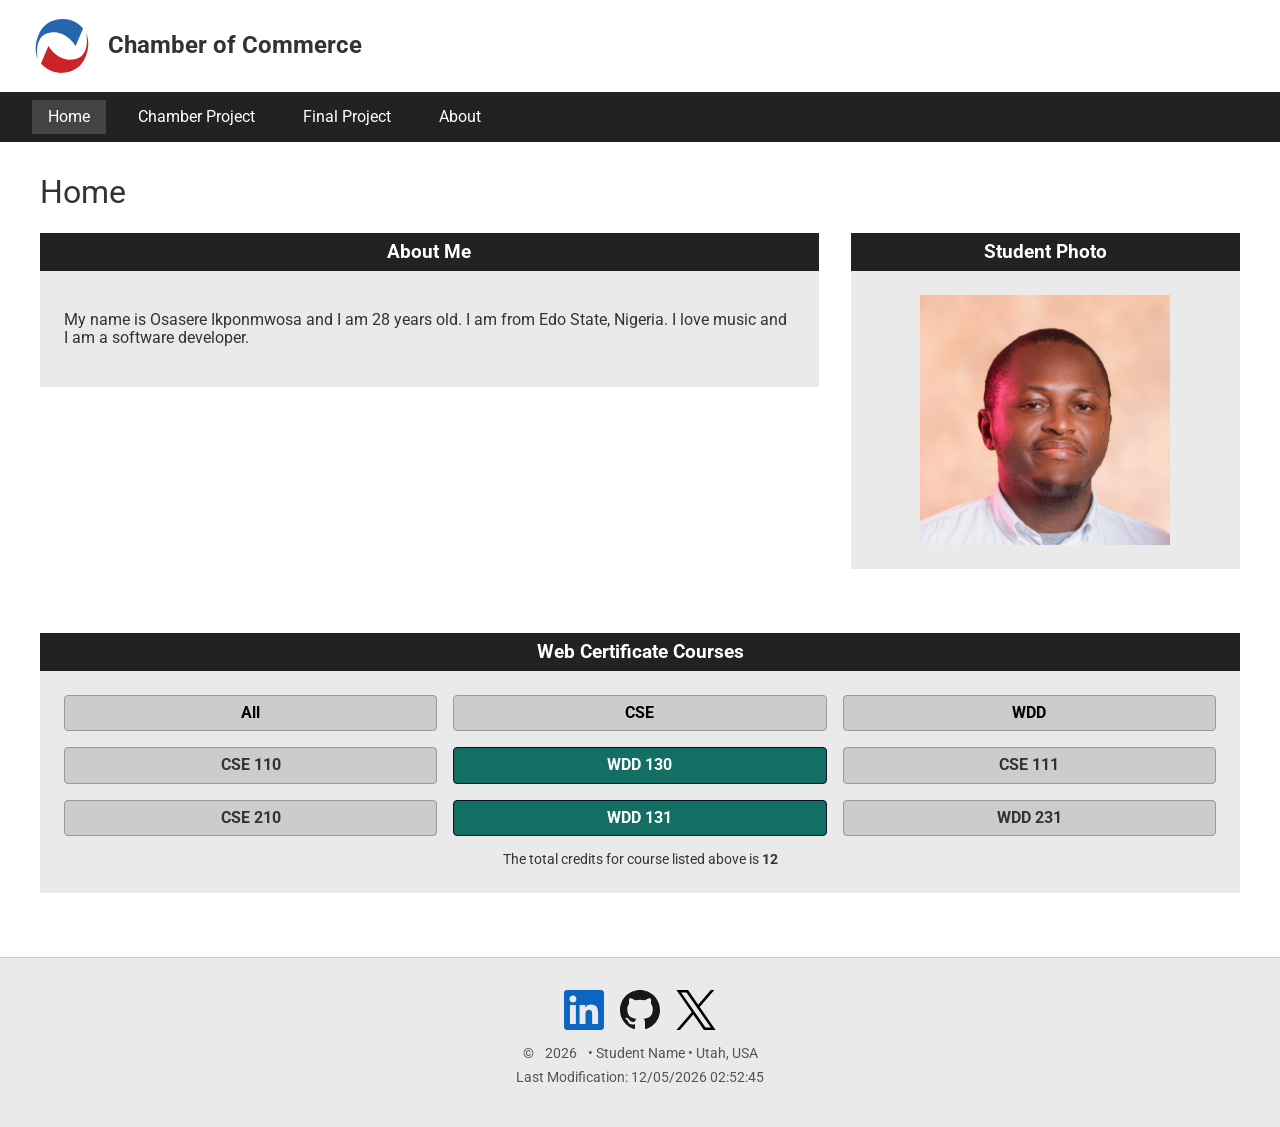
<file: index.html>
<!DOCTYPE html>
<html lang="en-US">
<head>
    <meta charset="UTF-8">
    <meta name="viewport" content="width=device-width, initial-scale=1.0">
    <meta name="title" content="Chamber Project">
    <meta name="description" content="Welcome to Osasere Ikponmwosa's WDD 231 Chamber of Commerce project. Explore web development certificates, student profiles, and frontend fundamentals.">
    <meta name="author" content="Osasere Ikponmwosa">
    <link rel="stylesheet" href="styles/normalize.css">
    <link rel="stylesheet" href="styles/styles.css">
    <link rel="preconnect" href="https://fonts.googleapis.com">
    <link rel="preconnect" href="https://fonts.gstatic.com" crossorigin>
    <link href="https://fonts.googleapis.com/css2?family=Roboto:wght@400;700&display=swap" rel="stylesheet">
    <script src="scripts/courses.js" defer></script>
    <script src="scripts/scripts.js" defer></script>
    <title>Chamber Project</title>
</head>
<body>
    <header>
        <div class="header-top">
            <div class="logo-title">
                <img src="images/chamber-of-commerce-1.svg" alt="Chamber of commerce logo" class="logo" width="60" height="60">
                <span class="site-name">Chamber of Commerce</span>
            </div>
            <button id="menu-btn" class="menu-btn">&#9776;</button>
        </div>
        <nav>
            <a href="#" class="active">Home</a>
            <a href="#">Chamber Project</a>
            <a href="#">Final Project</a>
            <a href="#">About</a>
        </nav>
    </header>
    <main>
        <h1>Home</h1>
        <div class="main-grid">
            <section class="about-me">
                <h2>About Me</h2>
                <div class="section-content">
                    <p>My name is Osasere Ikponmwosa and I am 28 years old. I am from Edo State, Nigeria. I love music and I am a software developer.</p>
                </div>
            </section>
            <section class="student-profile">
                <h2>Student Photo</h2>
                <div class="section-content">
                    <div class="photo-placeholder">
                        <img src="images/studentimage.jpeg" alt="Osasere Image" width="250" height="250">
                    </div>
                </div>
            </section>
        </div>
        <section class="web-certificate">
            <h2>Web Certificate Courses</h2>
            <div class="section-content">
                <div class="filter-buttons">
                    <button id="btn-all">All</button>
                    <button id="btn-cse">CSE</button>
                    <button id="btn-wdd">WDD</button>
                </div>
                <div id="course-list" class="course-list">
                </div>
                <p id="credits-info" class="credits-info"></p>
            </div>
        </section>
    </main>
    <footer>
        <div class="social-icons">
            <img src="images/linkedin.svg" alt="linkedin" width="40" height="40">
            <img src="images/github.svg" alt="github" width="40" height="40">
            <img src="images/twitter.svg" alt="x formerly twitter" width="40" height="40">
        </div>
        <div class="footer-info">
            &copy; <span id="currentyear"></span> &bull; Student Name &bull; Utah, USA
        </div>
        <div class="last-modified">
            Last Modification: <span id="lastModified"></span>
        </div>
    </footer>
</body>
</html>
</file>
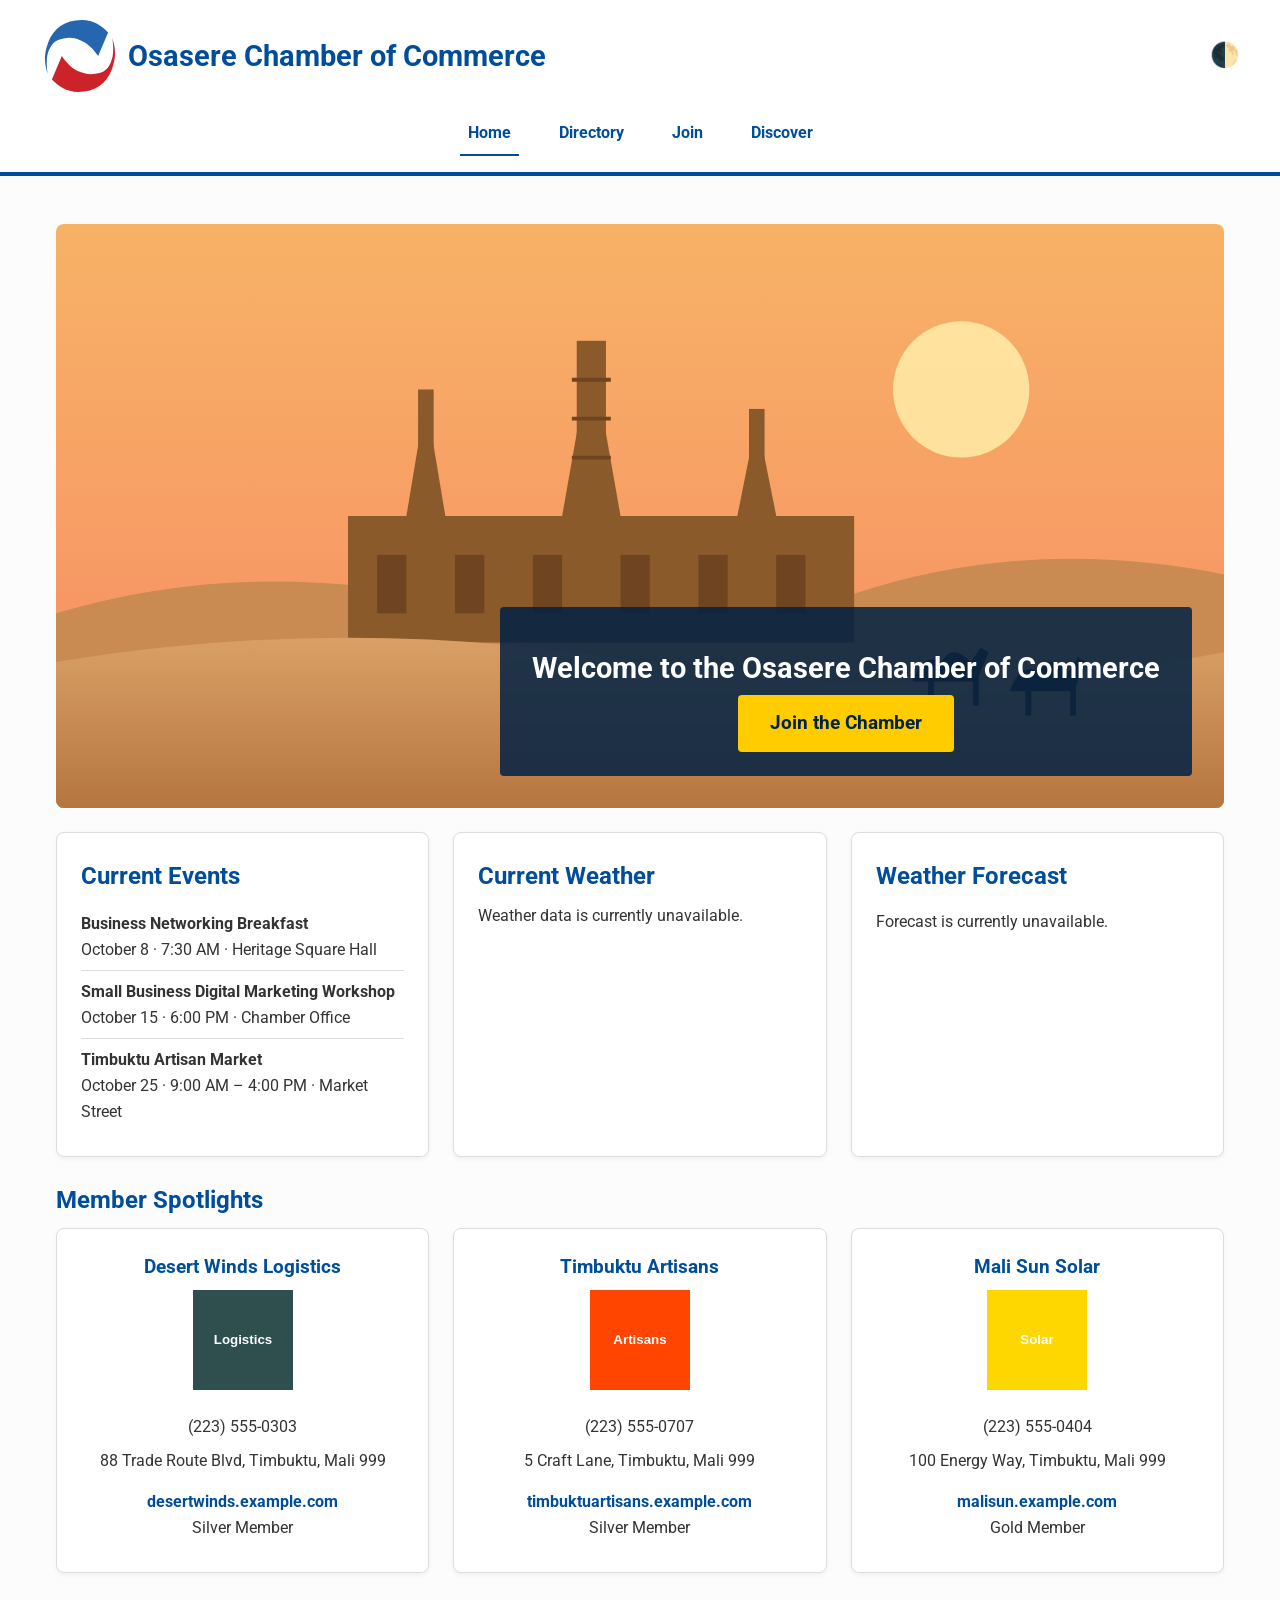
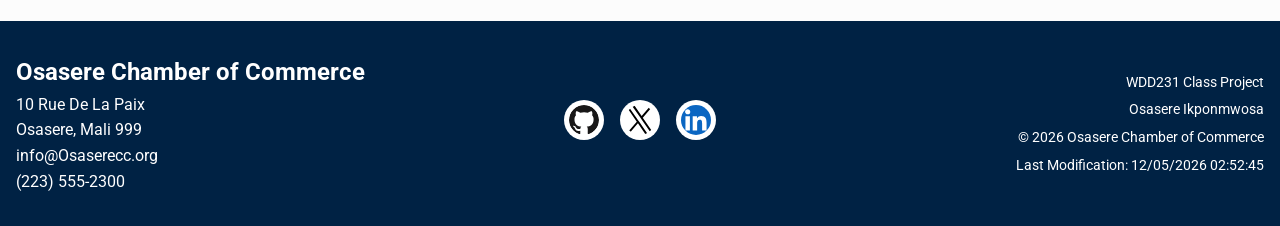
<file: chamber/index.html>
<!DOCTYPE html>
<html lang="en">
<head>
    <meta charset="UTF-8">
    <meta name="viewport" content="width=device-width, initial-scale=1.0">
    <title>Osasere Chamber of Commerce - Home</title>
    <meta name="description" content="The Osasere Chamber of Commerce connects Timbuktu businesses with events, local weather, and member spotlights. Join the chamber today.">
    <meta name="author" content="Osasere Ikponmwosa">

    <link rel="icon" href="images/favicon.png" type="image/png">

    <meta property="og:url" content="https://seregheik.github.io/wdd231/chamber/index.html">
    <meta property="og:type" content="website">
    <meta property="og:title" content="Osasere Chamber of Commerce | Timbuktu Business Hub">
    <meta property="og:description" content="The Osasere Chamber of Commerce connects Timbuktu businesses with events, local weather, and member spotlights. Join the chamber today.">
    <meta property="og:image" content="https://seregheik.github.io/wdd231/chamber/images/hero-timbuktu.svg">

    <link rel="preconnect" href="https://fonts.googleapis.com">
    <link rel="preconnect" href="https://fonts.gstatic.com" crossorigin>
    <link href="https://fonts.googleapis.com/css2?family=Roboto:wght@400;700&display=swap" rel="stylesheet">

    <link rel="preload" href="images/hero-timbuktu.svg" as="image" fetchpriority="high">

    <link rel="stylesheet" href="styles/normalize.css">
    <link rel="stylesheet" href="styles/small.css">
    <link rel="stylesheet" href="styles/larger.css" media="screen and (min-width: 768px)">
    <script src="scripts/common.js" defer></script>
    <script src="scripts/home.js" defer></script>
</head>
<body>
    <header>
        <div class="header-container">
            <div class="logo-box">
                <img src="../images/chamber-of-commerce-1.svg" alt="Osasere Chamber of Commerce Logo" width="80" height="80">
                <span class="site-name">Osasere Chamber of Commerce</span>
            </div>
            <div class="header-actions">
                <button id="theme-toggle" aria-label="Toggle Dark Mode">🌓</button>
                <button id="hamburger" aria-label="Open Menu">☰</button>
            </div>
        </div>
        <nav id="primary-nav">
            <ul>
                <li><a href="index.html" class="active">Home</a></li>
                <li><a href="directory.html">Directory</a></li>
                <li><a href="join.html">Join</a></li>
                <li><a href="discover.html">Discover</a></li>
            </ul>
        </nav>
    </header>

    <main class="home">
        <section class="hero">
            <img src="images/hero-timbuktu.svg" alt="Illustration of a mud-brick mosque and a camel caravan in Timbuktu at sunset" width="1200" height="600" fetchpriority="high">
            <div class="hero-content">
                <h1>Welcome to the Osasere Chamber of Commerce</h1>
                <a href="join.html" class="cta-button">Join the Chamber</a>
            </div>
        </section>

        <section class="card events">
            <h2>Current Events</h2>
            <ul>
                <li>
                    <h3>Business Networking Breakfast</h3>
                    <p>October 8 · 7:30 AM · Heritage Square Hall</p>
                </li>
                <li>
                    <h3>Small Business Digital Marketing Workshop</h3>
                    <p>October 15 · 6:00 PM · Chamber Office</p>
                </li>
                <li>
                    <h3>Timbuktu Artisan Market</h3>
                    <p>October 25 · 9:00 AM – 4:00 PM · Market Street</p>
                </li>
            </ul>
        </section>

        <section class="card weather">
            <h2>Current Weather</h2>
            <div id="current-weather">
                <p>Loading weather…</p>
            </div>
        </section>

        <section class="card forecast">
            <h2>Weather Forecast</h2>
            <ul id="forecast">
                <li>Loading forecast…</li>
            </ul>
        </section>

        <section class="spotlights">
            <h2>Member Spotlights</h2>
            <div id="spotlight-container"></div>
        </section>
    </main>

    <footer>
        <div class="footer-contact">
            <h2>Osasere Chamber of Commerce</h2>
            <p>10 Rue De La Paix</p>
            <p>Osasere, Mali 999</p>
            <p>info@Osaserecc.org</p>
            <p>(223) 555-2300</p>
        </div>
        <div class="footer-social">
            <a href="https://github.com/"><img src="../images/github.svg" alt="GitHub" width="40" height="40"></a>
            <a href="https://x.com/"><img src="../images/twitter.svg" alt="Twitter" width="40" height="40"></a>
            <a href="https://www.linkedin.com/"><img src="../images/linkedin.svg" alt="LinkedIn" width="40" height="40"></a>
        </div>
        <div class="footer-dev">
            <p>WDD231 Class Project</p>
            <p>Osasere Ikponmwosa</p>
            <p>&copy; <span id="currentyear"></span> Osasere Chamber of Commerce</p>
            <p>Last Modification: <span id="lastModified"></span></p>
        </div>
    </footer>
</body>
</html>
</file>
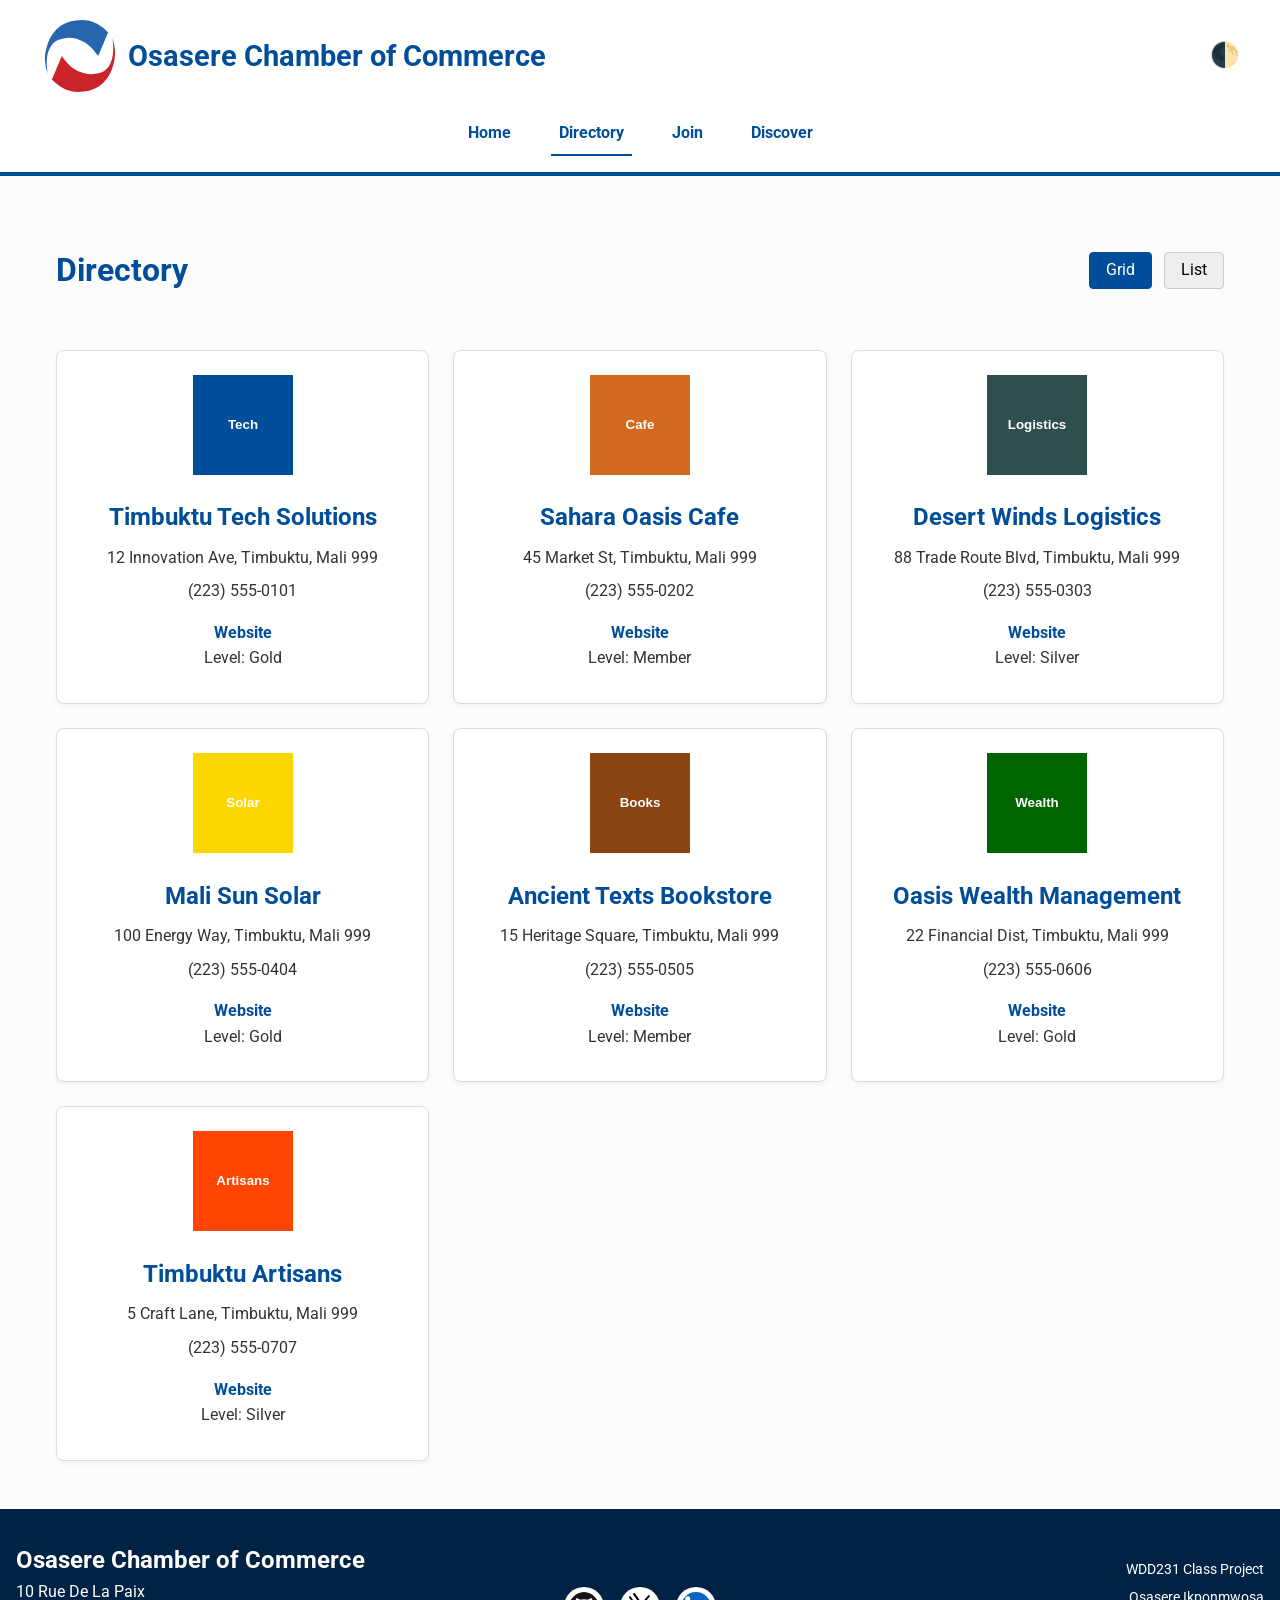
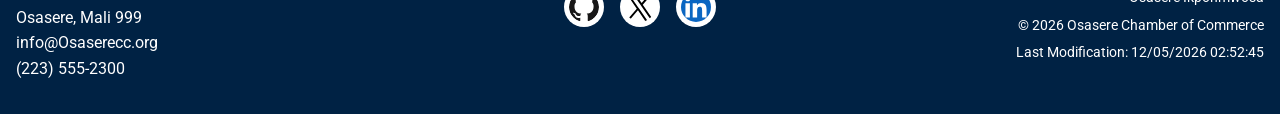
<file: chamber/directory.html>
<!DOCTYPE html>
<html lang="en">
<head>
    <meta charset="UTF-8">
    <meta name="viewport" content="width=device-width, initial-scale=1.0">
    <title>Chamber of Commerce - Directory</title>
    <meta name="description" content="Explore the official Osasere Chamber of Commerce member directory to find local businesses, services, and community partners.">
    <meta name="author" content="Osasere Ikponmwosa">
    
    <link rel="icon" href="images/favicon.png" type="image/png">
    
    <meta property="og:url" content="https://seregheik.github.io/wdd231/chamber/directory.html">
    <meta property="og:type" content="website">
    <meta property="og:title" content="Osasere Chamber of Commerce Member Directory">
    <meta property="og:description" content="Explore the official Osasere Chamber of Commerce member directory to find local businesses, services, and community partners.">
    <meta property="og:image" content="https://seregheik.github.io/wdd231/images/favicon.jpg">
    
    <link rel="preconnect" href="https://fonts.googleapis.com">
    <link rel="preconnect" href="https://fonts.gstatic.com" crossorigin>
    <link href="https://fonts.googleapis.com/css2?family=Roboto:wght@400;700&display=swap" rel="stylesheet">
    
    <link rel="preload" href="data/members.json" as="fetch" crossorigin="anonymous">
    <link rel="preload" href="images/logo-tech.svg" as="image" fetchpriority="high">
    
    <link rel="stylesheet" href="styles/normalize.css">
    <link rel="stylesheet" href="styles/small.css">
    <link rel="stylesheet" href="styles/larger.css" media="screen and (min-width: 768px)">
    <script src="scripts/common.js" defer></script>
    <script src="scripts/directory.js" defer></script>
</head>
<body>
    <header>
        <div class="header-container">
            <div class="logo-box">
                <img src="../images/chamber-of-commerce-1.svg" alt="Osasere Chamber of Commerce Logo" width="80" height="80">
                <span class="site-name">Osasere Chamber of Commerce</span>
            </div>
            <div class="header-actions">
                <button id="theme-toggle" aria-label="Toggle Dark Mode">🌓</button>
                <button id="hamburger" aria-label="Open Menu">☰</button>
            </div>
        </div>
        <nav id="primary-nav">
            <ul>
                <li><a href="index.html">Home</a></li>
                <li><a href="directory.html" class="active">Directory</a></li>
                <li><a href="join.html">Join</a></li>
                <li><a href="discover.html">Discover</a></li>
            </ul>
        </nav>
    </header>

    <main>
        <div class="directory-header">
            <h1>Directory</h1>
            <div class="view-toggles">
                <button id="grid-view" class="active">Grid</button>
                <button id="list-view">List</button>
            </div>
        </div>

        <div id="members-container" class="grid-layout">
        </div>
    </main>

    <footer>
        <div class="footer-contact">
            <h2>Osasere Chamber of Commerce</h2>
            <p>10 Rue De La Paix</p>
            <p>Osasere, Mali 999</p>
            <p>info@Osaserecc.org</p>
            <p>(223) 555-2300</p>
        </div>
        <div class="footer-social">
            <a href="https://github.com/"><img src="../images/github.svg" alt="GitHub" width="40" height="40"></a>
            <a href="https://x.com/"><img src="../images/twitter.svg" alt="Twitter" width="40" height="40"></a>
            <a href="https://www.linkedin.com/"><img src="../images/linkedin.svg" alt="LinkedIn" width="40" height="40"></a>
        </div>
        <div class="footer-dev">
            <p>WDD231 Class Project</p>
            <p>Osasere Ikponmwosa</p>
            <p>&copy; <span id="currentyear"></span> Osasere Chamber of Commerce</p>
            <p>Last Modification: <span id="lastModified"></span></p>
        </div>
    </footer>
</body>
</html>
</file>
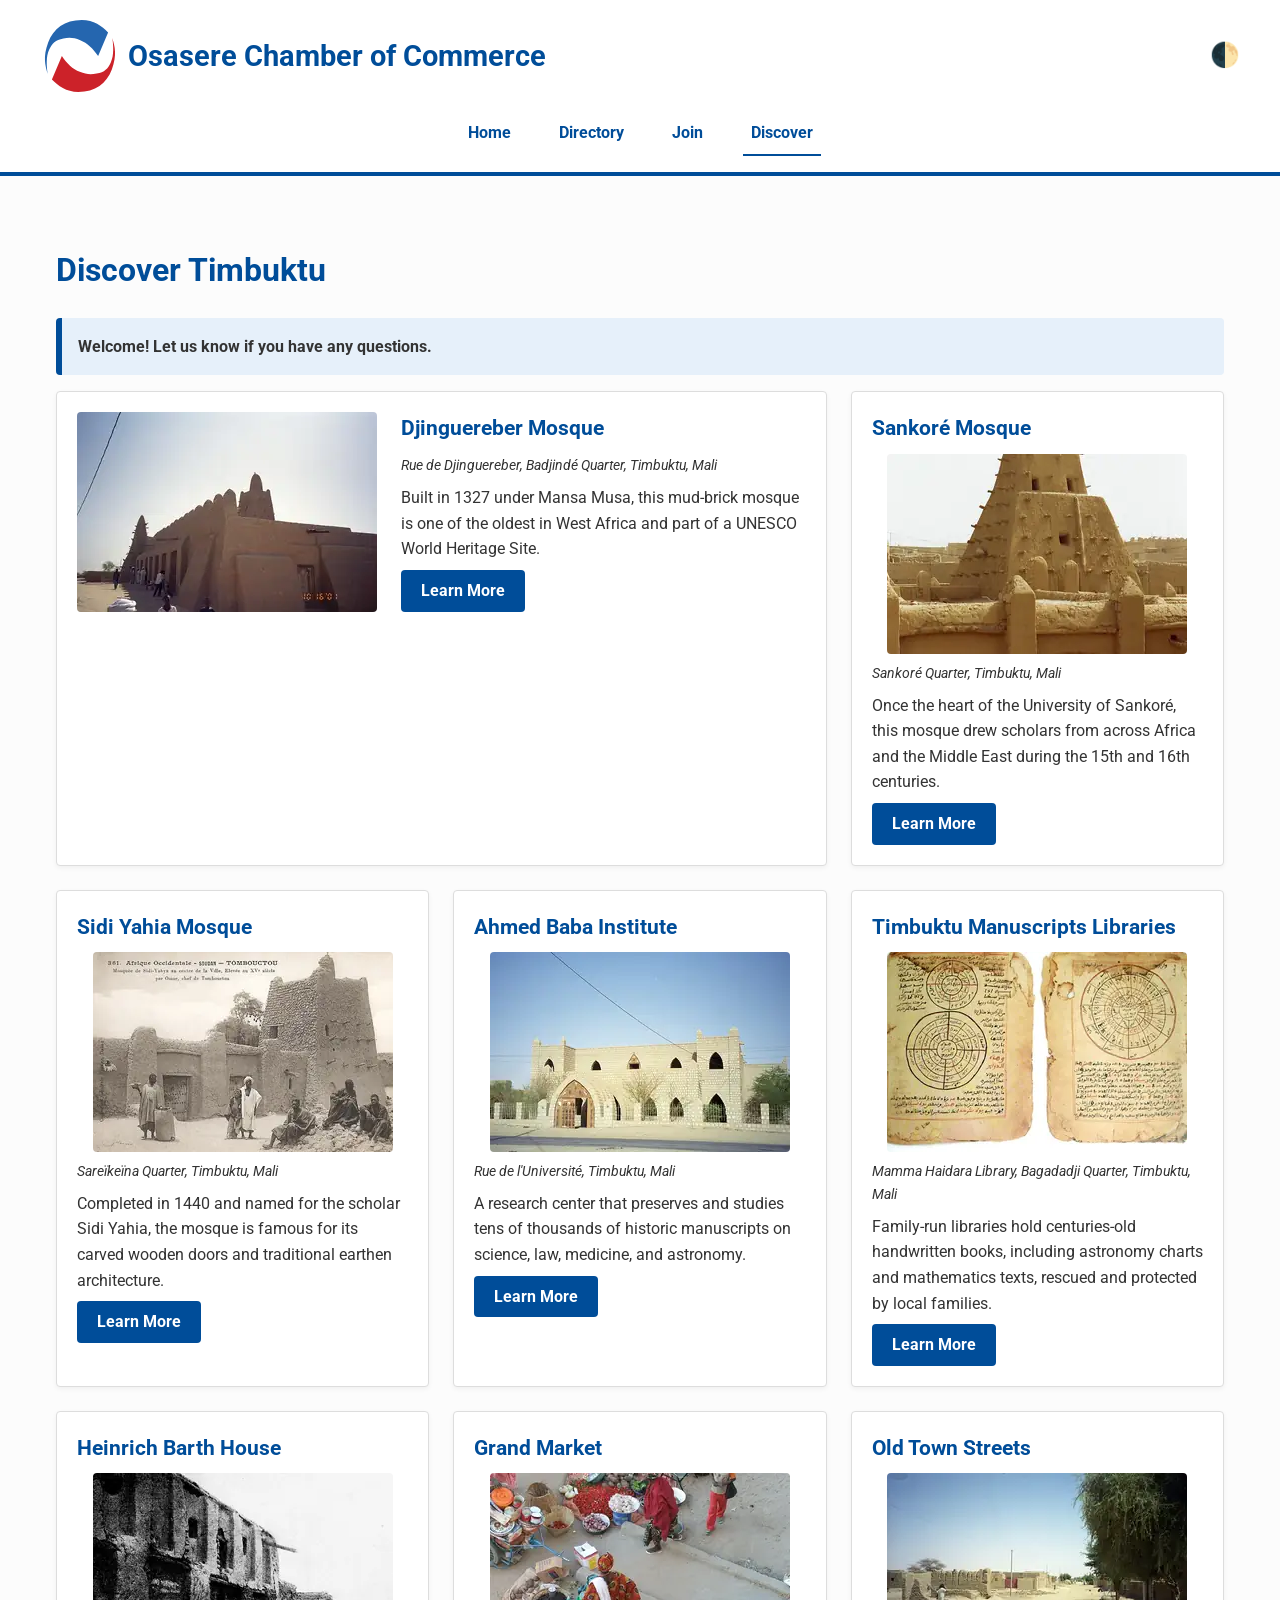
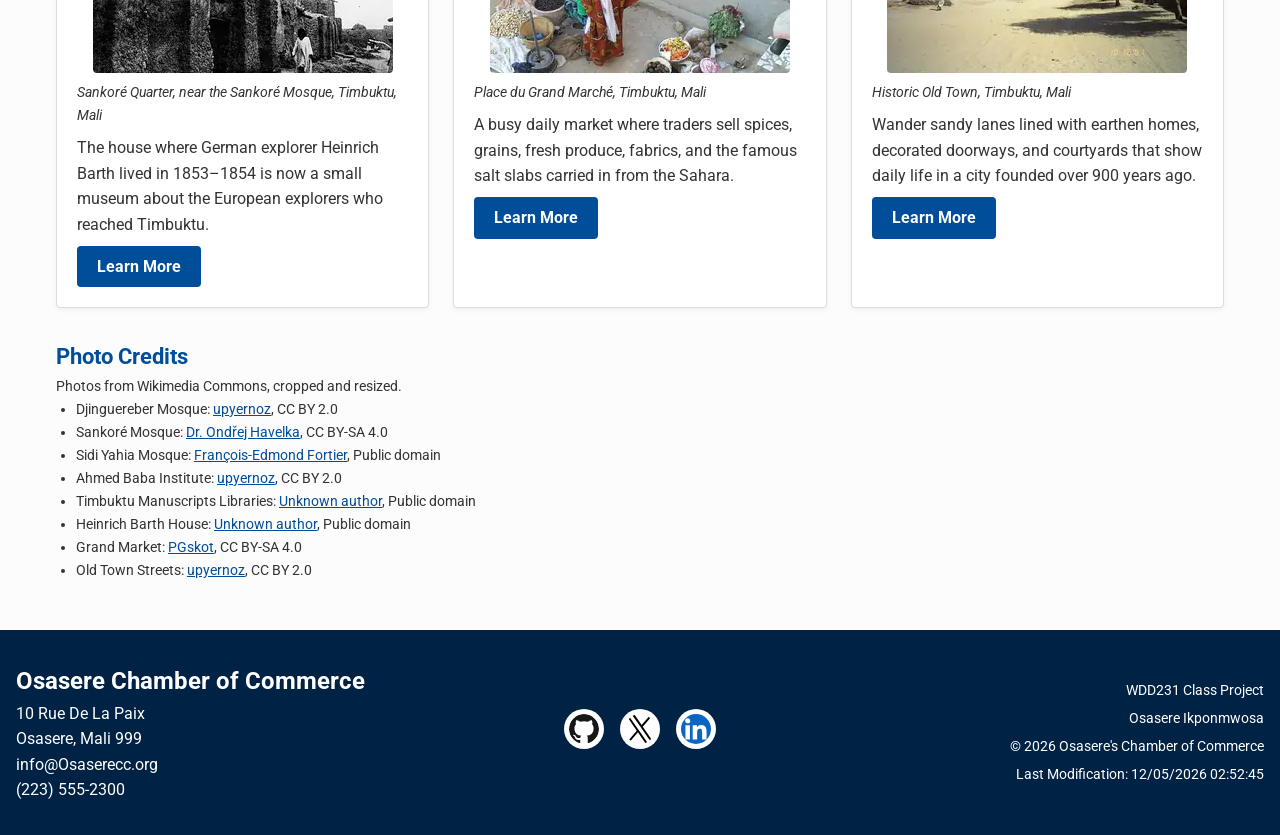
<file: chamber/discover.html>
<!DOCTYPE html>
<html lang="en">
<head>
    <meta charset="UTF-8">
    <meta name="viewport" content="width=device-width, initial-scale=1.0">
    <title>Osasere Chamber of Commerce - Discover</title>
    <meta name="description" content="Discover Timbuktu with the Osasere Chamber of Commerce: historic mosques, manuscript libraries, museums, markets, and the old town.">
    <meta name="author" content="Osasere Ikponmwosa">

    <link rel="icon" href="images/favicon.png" type="image/png">

    <meta property="og:url" content="https://seregheik.github.io/wdd231/chamber/discover.html">
    <meta property="og:type" content="website">
    <meta property="og:title" content="Discover Timbuktu | Osasere Chamber of Commerce">
    <meta property="og:description" content="Discover Timbuktu with the Osasere Chamber of Commerce: historic mosques, manuscript libraries, museums, markets, and the old town.">
    <meta property="og:image" content="https://seregheik.github.io/wdd231/chamber/images/djinguereber-mosque.webp">

    <link rel="preconnect" href="https://fonts.googleapis.com">
    <link rel="preconnect" href="https://fonts.gstatic.com" crossorigin>
    <link href="https://fonts.googleapis.com/css2?family=Roboto:wght@400;700&display=swap" rel="stylesheet">

    <link rel="modulepreload" href="scripts/discover.js">
    <link rel="modulepreload" href="data/discover.mjs">
    <link rel="preload" href="images/djinguereber-mosque.webp" imagesrcset="images/djinguereber-mosque.webp 1x, images/djinguereber-mosque-2x.webp 2x" as="image" fetchpriority="high">

    <link rel="stylesheet" href="styles/normalize.css">
    <link rel="stylesheet" href="styles/small.css">
    <link rel="stylesheet" href="styles/larger.css" media="screen and (min-width: 768px)">
    <script src="scripts/common.js" defer></script>
    <script src="scripts/discover.js" type="module"></script>
</head>

<body>
    <header>
        <div class="header-container">
            <div class="logo-box">
                <img src="../images/chamber-of-commerce-1.svg" alt="Osasere Chamber of Commerce Logo" width="80" height="80">
                <span class="site-name">Osasere Chamber of Commerce</span>
            </div>
            <div class="header-actions">
                <button id="theme-toggle" aria-label="Toggle Dark Mode">🌓</button>
                <button id="hamburger" aria-label="Open Menu">☰</button>
            </div>
        </div>
        <nav id="primary-nav">
            <ul>
                <li><a href="index.html">Home</a></li>
                <li><a href="directory.html">Directory</a></li>
                <li><a href="join.html">Join</a></li>
                <li><a href="discover.html" class="active">Discover</a></li>
            </ul>
        </nav>
    </header>

    <main class="discover">
        <h1>Discover Timbuktu</h1>

        <p id="visit-message" class="visit-message" role="status"></p>

        <div id="places" class="places"></div>

        <section class="photo-credits">
            <h2>Photo Credits</h2>
            <p>Photos from Wikimedia Commons, cropped and resized.</p>
            <ul id="photo-credits"></ul>
        </section>
    </main>

    <footer>
        <div class="footer-contact">
            <h2>Osasere Chamber of Commerce</h2>
            <p>10 Rue De La Paix</p>
            <p>Osasere, Mali 999</p>
            <p>info@Osaserecc.org</p>
            <p>(223) 555-2300</p>
        </div>
        <div class="footer-social">
            <a href="https://github.com/"><img src="../images/github.svg" alt="GitHub" width="40" height="40"></a>
            <a href="https://x.com/"><img src="../images/twitter.svg" alt="Twitter" width="40" height="40"></a>
            <a href="https://www.linkedin.com/"><img src="../images/linkedin.svg" alt="LinkedIn" width="40" height="40"></a>
        </div>
        <div class="footer-dev">
            <p>WDD231 Class Project</p>
            <p>Osasere Ikponmwosa</p>
            <p>&copy; <span id="currentyear"></span> Osasere's Chamber of Commerce</p>
            <p>Last Modification: <span id="lastModified"></span></p>
        </div>
    </footer>
</body>
</html>
</file>
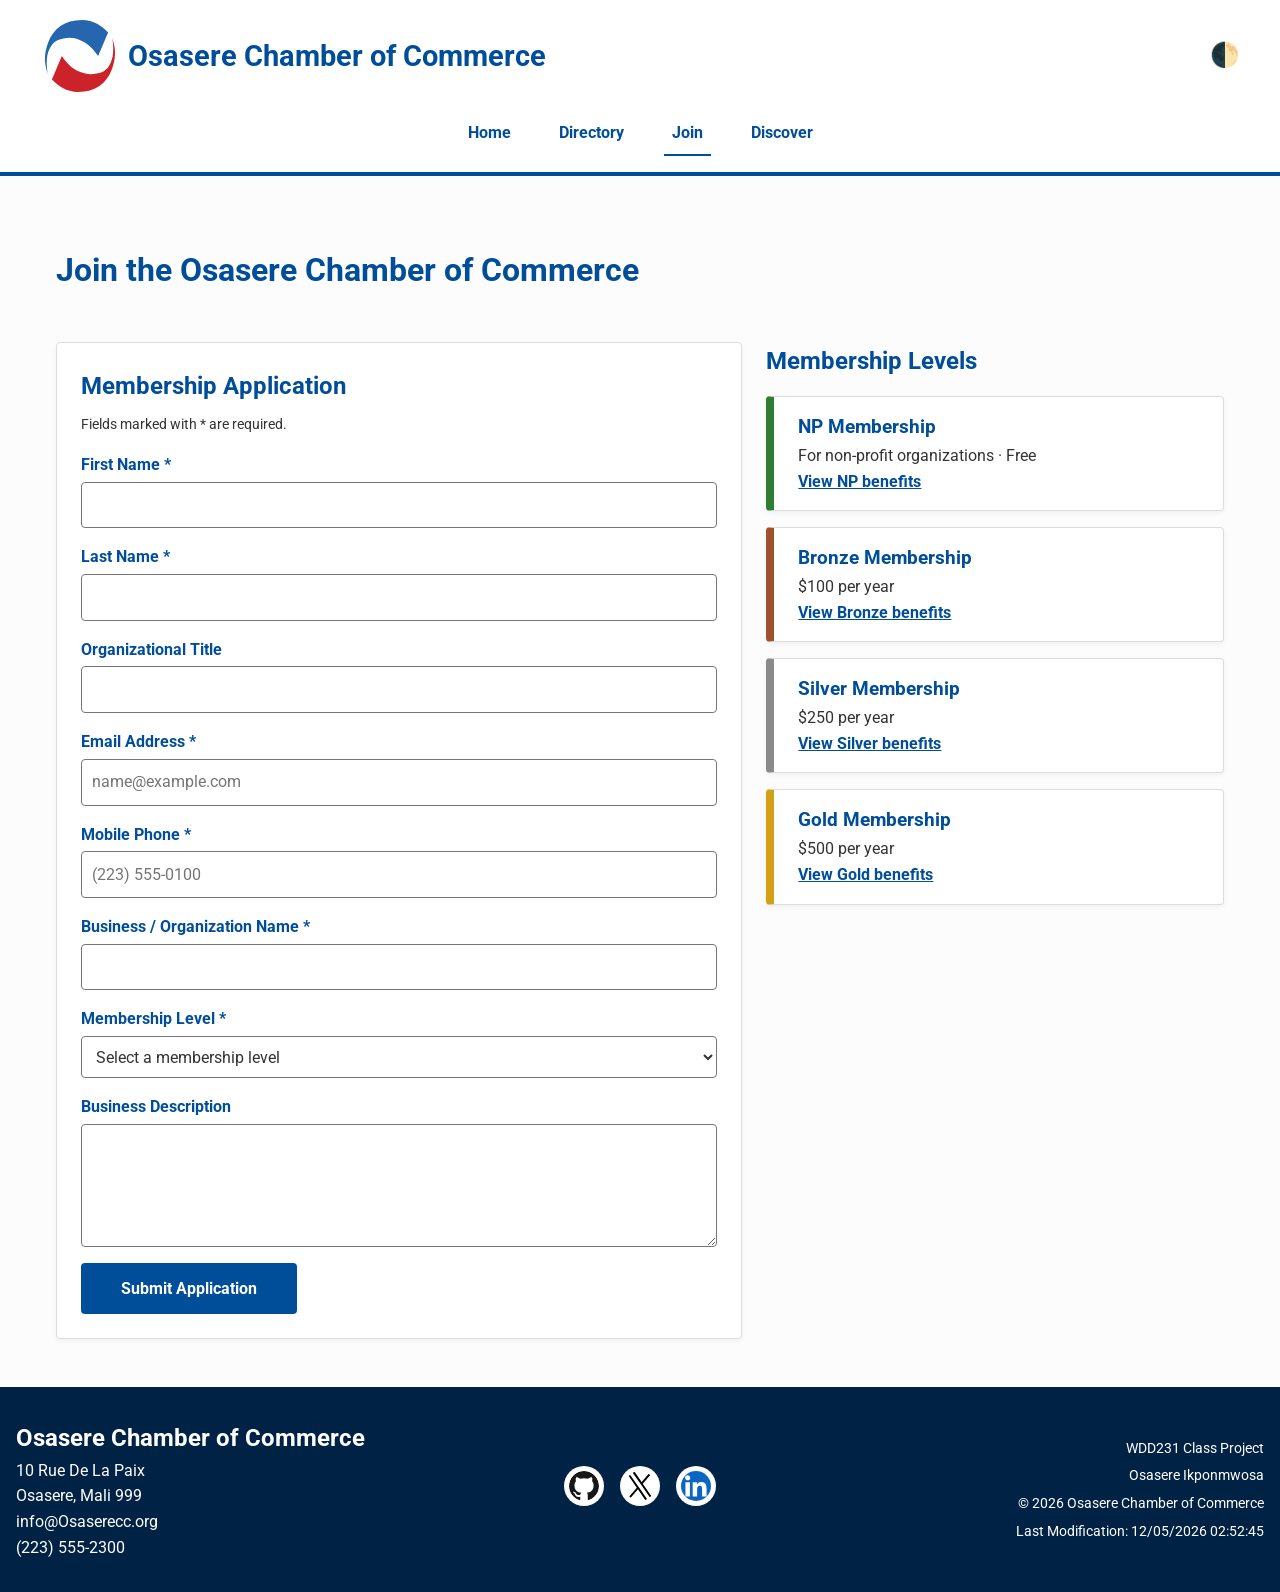
<file: chamber/join.html>
<!DOCTYPE html>
<html lang="en">
<head>
    <meta charset="UTF-8">
    <meta name="viewport" content="width=device-width, initial-scale=1.0">
    <title>Osasere Chamber of Commerce - Join</title>
    <meta name="description" content="Apply for membership with the Osasere Chamber of Commerce. Compare NP, Bronze, Silver, and Gold membership levels and their benefits.">
    <meta name="author" content="Osasere Ikponmwosa">

    <link rel="icon" href="images/favicon.png" type="image/png">

    <meta property="og:url" content="https://seregheik.github.io/wdd231/chamber/join.html">
    <meta property="og:type" content="website">
    <meta property="og:title" content="Join the Osasere Chamber of Commerce Today">
    <meta property="og:description" content="Apply for membership with the Osasere Chamber of Commerce. Compare NP, Bronze, Silver, and Gold membership levels and their benefits.">
    <meta property="og:image" content="https://seregheik.github.io/wdd231/chamber/images/hero-timbuktu.svg">

    <link rel="preconnect" href="https://fonts.googleapis.com">
    <link rel="preconnect" href="https://fonts.gstatic.com" crossorigin>
    <link href="https://fonts.googleapis.com/css2?family=Roboto:wght@400;700&display=swap" rel="stylesheet">

    <link rel="stylesheet" href="styles/normalize.css">
    <link rel="stylesheet" href="styles/small.css">
    <link rel="stylesheet" href="styles/larger.css" media="screen and (min-width: 768px)">
    <script src="scripts/common.js" defer></script>
    <script src="scripts/join.js" defer></script>
</head>
<body>
    <header>
        <div class="header-container">
            <div class="logo-box">
                <img src="../images/chamber-of-commerce-1.svg" alt="Osasere Chamber of Commerce Logo" width="80" height="80">
                <span class="site-name">Osasere Chamber of Commerce</span>
            </div>
            <div class="header-actions">
                <button id="theme-toggle" aria-label="Toggle Dark Mode">🌓</button>
                <button id="hamburger" aria-label="Open Menu">☰</button>
            </div>
        </div>
        <nav id="primary-nav">
            <ul>
                <li><a href="index.html">Home</a></li>
                <li><a href="directory.html">Directory</a></li>
                <li><a href="join.html" class="active">Join</a></li>
                <li><a href="discover.html">Discover</a></li>
            </ul>
        </nav>
    </header>

    <main class="join">
        <h1>Join the Osasere Chamber of Commerce</h1>

        <section class="card join-form">
            <h2>Membership Application</h2>
            <p class="form-note">Fields marked with * are required.</p>

            <form action="thankyou.html" method="get">
                <label>First Name *
                    <input type="text" name="first" autocomplete="given-name" title="Enter your first name" required>
                </label>

                <label>Last Name *
                    <input type="text" name="last" autocomplete="family-name" title="Enter your last name" required>
                </label>

                <label>Organizational Title
                    <input type="text" name="orgtitle" autocomplete="organization-title" pattern="[A-Za-z\-\s]{7,}" title="Letters, hyphens, and spaces only, at least 7 characters">
                </label>

                <label>Email Address *
                    <input type="email" name="email" autocomplete="email" placeholder="name@example.com" title="Enter a valid email address, such as name@example.com" required>
                </label>

                <label>Mobile Phone *
                    <input type="tel" name="phone" autocomplete="tel" placeholder="(223) 555-0100" title="Enter your mobile phone number" required>
                </label>

                <label>Business / Organization Name *
                    <input type="text" name="organization" autocomplete="organization" title="Enter your business or organization name" required>
                </label>

                <label>Membership Level *
                    <select name="membership" title="Choose a membership level" required>
                        <option value="" disabled selected>Select a membership level</option>
                        <option value="np">NP Membership (Non-Profit)</option>
                        <option value="bronze">Bronze Membership</option>
                        <option value="silver">Silver Membership</option>
                        <option value="gold">Gold Membership</option>
                    </select>
                </label>

                <label>Business Description
                    <textarea name="description" rows="4" title="Briefly describe your business or organization"></textarea>
                </label>

                <input type="hidden" name="timestamp" id="timestamp">

                <button type="submit" class="submit-button">Submit Application</button>
            </form>
        </section>

        <section class="membership-levels">
            <h2>Membership Levels</h2>

            <div class="membership-card np">
                <h3>NP Membership</h3>
                <p>For non-profit organizations · Free</p>
                <a href="#np-modal" class="open-modal" data-modal="np-modal">View NP benefits</a>
            </div>

            <div class="membership-card bronze">
                <h3>Bronze Membership</h3>
                <p>$100 per year</p>
                <a href="#bronze-modal" class="open-modal" data-modal="bronze-modal">View Bronze benefits</a>
            </div>

            <div class="membership-card silver">
                <h3>Silver Membership</h3>
                <p>$250 per year</p>
                <a href="#silver-modal" class="open-modal" data-modal="silver-modal">View Silver benefits</a>
            </div>

            <div class="membership-card gold">
                <h3>Gold Membership</h3>
                <p>$500 per year</p>
                <a href="#gold-modal" class="open-modal" data-modal="gold-modal">View Gold benefits</a>
            </div>
        </section>

        <dialog id="np-modal" aria-labelledby="np-title">
            <h3 id="np-title">NP Membership Benefits</h3>
            <p class="price">Free for registered non-profit organizations</p>
            <ul>
                <li>Listing in the chamber member directory</li>
                <li>Monthly chamber newsletter</li>
                <li>Invitations to community events</li>
            </ul>
            <button type="button" class="close-modal">Close</button>
        </dialog>

        <dialog id="bronze-modal" aria-labelledby="bronze-title">
            <h3 id="bronze-title">Bronze Membership Benefits</h3>
            <p class="price">$100 per year</p>
            <ul>
                <li>All NP membership benefits</li>
                <li>Access to monthly networking events</li>
                <li>One free business training workshop per year</li>
                <li>10% discount on chamber event tickets</li>
            </ul>
            <button type="button" class="close-modal">Close</button>
        </dialog>

        <dialog id="silver-modal" aria-labelledby="silver-title">
            <h3 id="silver-title">Silver Membership Benefits</h3>
            <p class="price">$250 per year</p>
            <ul>
                <li>All Bronze membership benefits</li>
                <li>Eligible for home page member spotlights</li>
                <li>Three free training workshops per year</li>
                <li>Advertising in the chamber newsletter</li>
                <li>20% discount on chamber event tickets</li>
            </ul>
            <button type="button" class="close-modal">Close</button>
        </dialog>

        <dialog id="gold-modal" aria-labelledby="gold-title">
            <h3 id="gold-title">Gold Membership Benefits</h3>
            <p class="price">$500 per year</p>
            <ul>
                <li>All Silver membership benefits</li>
                <li>Priority placement in home page spotlights</li>
                <li>Unlimited training workshops</li>
                <li>Banner advertising on the chamber website</li>
                <li>Free booth at the annual Timbuktu trade fair</li>
                <li>30% discount on chamber event tickets</li>
            </ul>
            <button type="button" class="close-modal">Close</button>
        </dialog>
    </main>

    <footer>
        <div class="footer-contact">
            <h2>Osasere Chamber of Commerce</h2>
            <p>10 Rue De La Paix</p>
            <p>Osasere, Mali 999</p>
            <p>info@Osaserecc.org</p>
            <p>(223) 555-2300</p>
        </div>
        <div class="footer-social">
            <a href="https://github.com/"><img src="../images/github.svg" alt="GitHub" width="40" height="40"></a>
            <a href="https://x.com/"><img src="../images/twitter.svg" alt="Twitter" width="40" height="40"></a>
            <a href="https://www.linkedin.com/"><img src="../images/linkedin.svg" alt="LinkedIn" width="40" height="40"></a>
        </div>
        <div class="footer-dev">
            <p>WDD231 Class Project</p>
            <p>Osasere Ikponmwosa</p>
            <p>&copy; <span id="currentyear"></span> Osasere Chamber of Commerce</p>
            <p>Last Modification: <span id="lastModified"></span></p>
        </div>
    </footer>
</body>
</html>
</file>
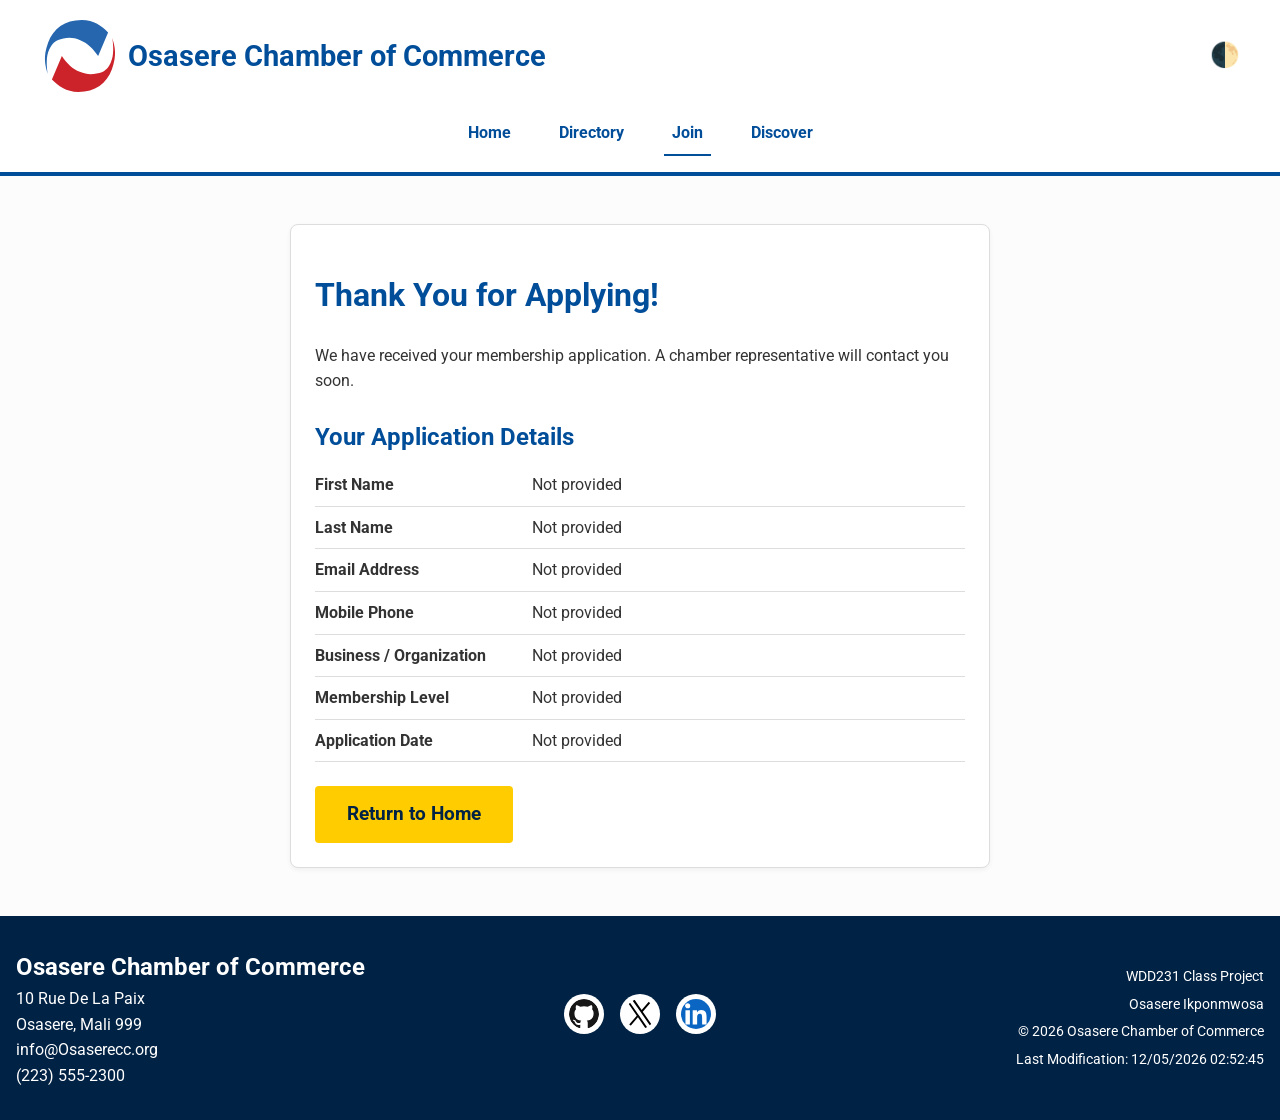
<file: chamber/thankyou.html>
<!DOCTYPE html>
<html lang="en">
<head>
    <meta charset="UTF-8">
    <meta name="viewport" content="width=device-width, initial-scale=1.0">
    <title>Osasere Chamber of Commerce - Thank You</title>
    <meta name="description" content="Thank you for applying to the Osasere Chamber of Commerce. Review the membership application details you submitted.">
    <meta name="author" content="Osasere Ikponmwosa">

    <link rel="icon" href="images/favicon.png" type="image/png">

    <meta property="og:url" content="https://seregheik.github.io/wdd231/chamber/thankyou.html">
    <meta property="og:type" content="website">
    <meta property="og:title" content="Thank You for Joining the Osasere Chamber of Commerce">
    <meta property="og:description" content="Thank you for applying to the Osasere Chamber of Commerce. Review the membership application details you submitted.">
    <meta property="og:image" content="https://seregheik.github.io/wdd231/chamber/images/hero-timbuktu.svg">

    <link rel="preconnect" href="https://fonts.googleapis.com">
    <link rel="preconnect" href="https://fonts.gstatic.com" crossorigin>
    <link href="https://fonts.googleapis.com/css2?family=Roboto:wght@400;700&display=swap" rel="stylesheet">

    <link rel="stylesheet" href="styles/normalize.css">
    <link rel="stylesheet" href="styles/small.css">
    <link rel="stylesheet" href="styles/larger.css" media="screen and (min-width: 768px)">
    <script src="scripts/common.js" defer></script>
    <script src="scripts/thankyou.js" defer></script>
</head>
<body>
    <header>
        <div class="header-container">
            <div class="logo-box">
                <img src="../images/chamber-of-commerce-1.svg" alt="Osasere Chamber of Commerce Logo" width="80" height="80">
                <span class="site-name">Osasere Chamber of Commerce</span>
            </div>
            <div class="header-actions">
                <button id="theme-toggle" aria-label="Toggle Dark Mode">🌓</button>
                <button id="hamburger" aria-label="Open Menu">☰</button>
            </div>
        </div>
        <nav id="primary-nav">
            <ul>
                <li><a href="index.html">Home</a></li>
                <li><a href="directory.html">Directory</a></li>
                <li><a href="join.html" class="active">Join</a></li>
                <li><a href="discover.html">Discover</a></li>
            </ul>
        </nav>
    </header>

    <main class="thankyou">
        <section class="card">
            <h1>Thank You for Applying!</h1>
            <p>We have received your membership application. A chamber representative will contact you soon.</p>

            <h2>Your Application Details</h2>
            <dl id="application-details">
                <dt>First Name</dt>
                <dd data-field="first"></dd>
                <dt>Last Name</dt>
                <dd data-field="last"></dd>
                <dt>Email Address</dt>
                <dd data-field="email"></dd>
                <dt>Mobile Phone</dt>
                <dd data-field="phone"></dd>
                <dt>Business / Organization</dt>
                <dd data-field="organization"></dd>
                <dt>Membership Level</dt>
                <dd data-field="membership"></dd>
                <dt>Application Date</dt>
                <dd data-field="timestamp"></dd>
            </dl>

            <a href="index.html" class="cta-button">Return to Home</a>
        </section>
    </main>

    <footer>
        <div class="footer-contact">
            <h2>Osasere Chamber of Commerce</h2>
            <p>10 Rue De La Paix</p>
            <p>Osasere, Mali 999</p>
            <p>info@Osaserecc.org</p>
            <p>(223) 555-2300</p>
        </div>
        <div class="footer-social">
            <a href="https://github.com/"><img src="../images/github.svg" alt="GitHub" width="40" height="40"></a>
            <a href="https://x.com/"><img src="../images/twitter.svg" alt="Twitter" width="40" height="40"></a>
            <a href="https://www.linkedin.com/"><img src="../images/linkedin.svg" alt="LinkedIn" width="40" height="40"></a>
        </div>
        <div class="footer-dev">
            <p>WDD231 Class Project</p>
            <p>Osasere Ikponmwosa</p>
            <p>&copy; <span id="currentyear"></span> Osasere Chamber of Commerce</p>
            <p>Last Modification: <span id="lastModified"></span></p>
        </div>
    </footer>
</body>
</html>
</file>
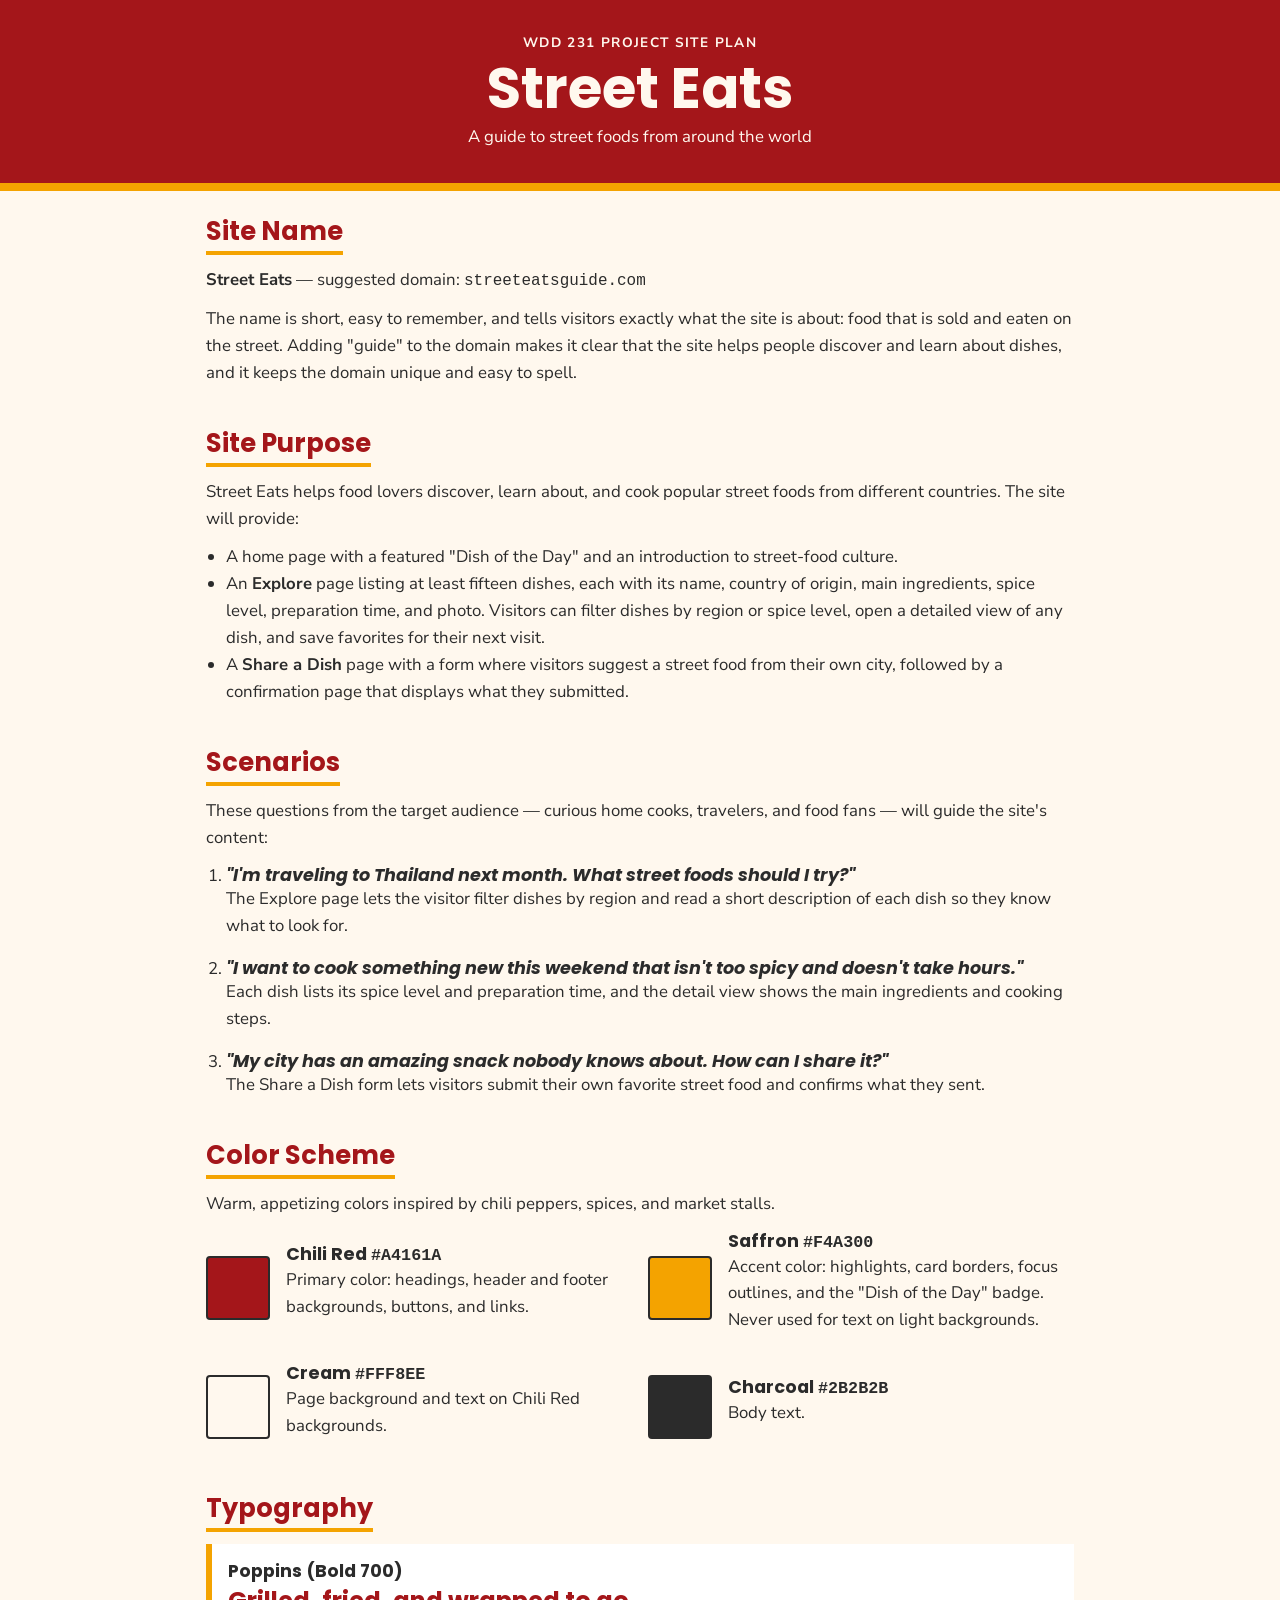
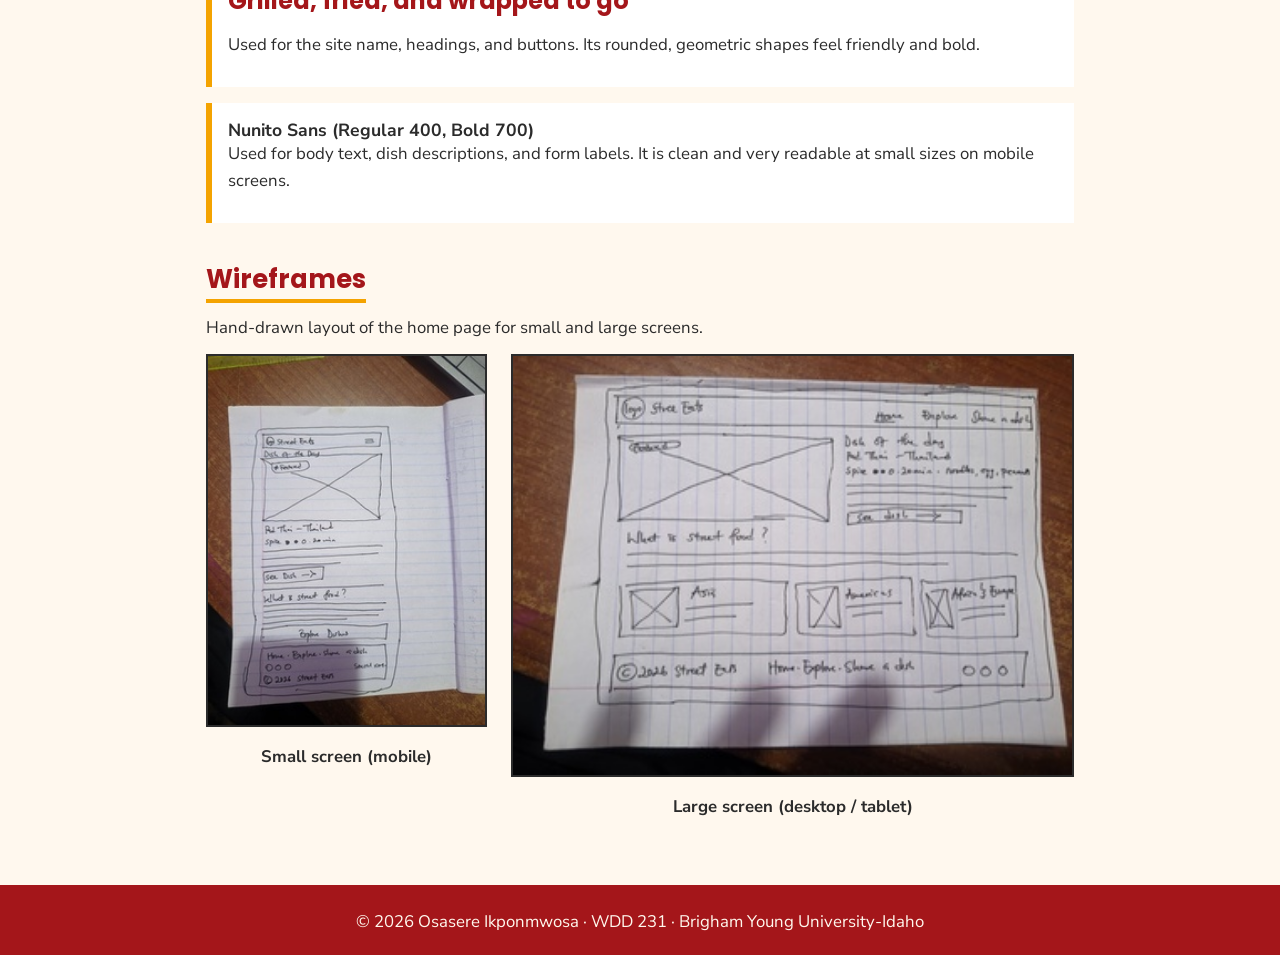
<file: project/siteplan.html>
<!DOCTYPE html>
<html lang="en">
<head>
    <meta charset="UTF-8">
    <meta name="viewport" content="width=device-width, initial-scale=1.0">
    <title>Street Eats Site Plan | Osasere Ikponmwosa</title>
    <meta name="description" content="Site plan for Street Eats, a guide to street foods from around the world: site name, purpose, scenarios, color scheme, typography, and wireframes.">
    <meta name="author" content="Osasere Ikponmwosa">

    <link rel="preconnect" href="https://fonts.googleapis.com">
    <link rel="preconnect" href="https://fonts.gstatic.com" crossorigin>
    <link href="https://fonts.googleapis.com/css2?family=Nunito+Sans:wght@400;700&family=Poppins:wght@700&display=swap" rel="stylesheet">

    <link rel="stylesheet" href="styles/siteplan.css">
</head>
<body>
    <header>
        <p class="eyebrow">WDD 231 Project Site Plan</p>
        <h1>Street Eats</h1>
        <p class="tagline">A guide to street foods from around the world</p>
    </header>

    <main>
        <section>
            <h2>Site Name</h2>
            <p><strong>Street Eats</strong> &mdash; suggested domain: <code>streeteatsguide.com</code></p>
            <p>The name is short, easy to remember, and tells visitors exactly what the site is about: food that is
                sold and eaten on the street. Adding "guide" to the domain makes it clear that the site helps people
                discover and learn about dishes, and it keeps the domain unique and easy to spell.</p>
        </section>

        <section>
            <h2>Site Purpose</h2>
            <p>Street Eats helps food lovers discover, learn about, and cook popular street foods from different
                countries. The site will provide:</p>
            <ul>
                <li>A home page with a featured "Dish of the Day" and an introduction to street-food culture.</li>
                <li>An <strong>Explore</strong> page listing at least fifteen dishes, each with its name, country of
                    origin, main ingredients, spice level, preparation time, and photo. Visitors can filter dishes by
                    region or spice level, open a detailed view of any dish, and save favorites for their next visit.</li>
                <li>A <strong>Share a Dish</strong> page with a form where visitors suggest a street food from their own
                    city, followed by a confirmation page that displays what they submitted.</li>
            </ul>
        </section>

        <section>
            <h2>Scenarios</h2>
            <p>These questions from the target audience &mdash; curious home cooks, travelers, and food fans &mdash;
                will guide the site's content:</p>
            <ol class="scenarios">
                <li>
                    <h3>"I'm traveling to Thailand next month. What street foods should I try?"</h3>
                    <p>The Explore page lets the visitor filter dishes by region and read a short description of each
                        dish so they know what to look for.</p>
                </li>
                <li>
                    <h3>"I want to cook something new this weekend that isn't too spicy and doesn't take hours."</h3>
                    <p>Each dish lists its spice level and preparation time, and the detail view shows the main
                        ingredients and cooking steps.</p>
                </li>
                <li>
                    <h3>"My city has an amazing snack nobody knows about. How can I share it?"</h3>
                    <p>The Share a Dish form lets visitors submit their own favorite street food and confirms what they
                        sent.</p>
                </li>
            </ol>
        </section>

        <section>
            <h2>Color Scheme</h2>
            <p>Warm, appetizing colors inspired by chili peppers, spices, and market stalls.</p>
            <ul class="swatches">
                <li>
                    <span class="swatch chili" aria-hidden="true"></span>
                    <div>
                        <h3>Chili Red <code>#A4161A</code></h3>
                        <p>Primary color: headings, header and footer backgrounds, buttons, and links.</p>
                    </div>
                </li>
                <li>
                    <span class="swatch saffron" aria-hidden="true"></span>
                    <div>
                        <h3>Saffron <code>#F4A300</code></h3>
                        <p>Accent color: highlights, card borders, focus outlines, and the "Dish of the Day" badge.
                            Never used for text on light backgrounds.</p>
                    </div>
                </li>
                <li>
                    <span class="swatch cream" aria-hidden="true"></span>
                    <div>
                        <h3>Cream <code>#FFF8EE</code></h3>
                        <p>Page background and text on Chili Red backgrounds.</p>
                    </div>
                </li>
                <li>
                    <span class="swatch charcoal" aria-hidden="true"></span>
                    <div>
                        <h3>Charcoal <code>#2B2B2B</code></h3>
                        <p>Body text.</p>
                    </div>
                </li>
            </ul>
        </section>

        <section>
            <h2>Typography</h2>
            <div class="font-sample">
                <h3>Poppins (Bold 700)</h3>
                <p class="sample-heading">Grilled, fried, and wrapped to go</p>
                <p>Used for the site name, headings, and buttons. Its rounded, geometric shapes feel friendly and bold.</p>
            </div>
            <div class="font-sample">
                <h3 class="body-font-name">Nunito Sans (Regular 400, Bold 700)</h3>
                <p>Used for body text, dish descriptions, and form labels. It is clean and very readable at small sizes
                    on mobile screens.</p>
            </div>
        </section>

        <section>
            <h2>Wireframes</h2>
            <p>Hand-drawn layout of the home page for small and large screens.</p>
            <div class="wireframes">
                <figure>
                    <img src="images/wireframe-small.jpg" alt="Hand-drawn wireframe of the Street Eats home page on a mobile screen" width="400" height="800" loading="lazy">
                    <figcaption>Small screen (mobile)</figcaption>
                </figure>
                <figure>
                    <img src="images/wireframe-large.jpg" alt="Hand-drawn wireframe of the Street Eats home page on a desktop screen" width="800" height="600" loading="lazy">
                    <figcaption>Large screen (desktop / tablet)</figcaption>
                </figure>
            </div>
        </section>
    </main>

    <footer>
        <p>&copy; 2026 Osasere Ikponmwosa &middot; WDD 231 &middot; Brigham Young University-Idaho</p>
    </footer>
</body>
</html>
</file>
<file: styles/styles.css>
:root {
    --primary-color: #011627;
    --secondary-color: #136F63;
    --accent-color: #FF312E;
    --text-color: #333;
    --bg-color: #fff;
    --header-bg: #222;
    --header-text: #fff;
    --section-heading-bg: #222;
    --section-heading-text: #fff;
    --content-bg: #eaeaea;
}

body {
    font-family: 'Roboto', Arial, sans-serif;
    margin: 0;
    padding: 0;
    color: var(--text-color);
    background-color: var(--bg-color);
}

.header-top {
    display: flex;
    align-items: center;
    justify-content: space-between;
    padding: 1rem 2rem;
}

.logo-title {
    display: flex;
    align-items: center;
}

.logo {
    width: 60px;
    height: 60px;
}

.site-name {
    margin-left: 1rem;
    font-size: 1.5rem;
    font-weight: bold;
}

.menu-btn {
    display: none;
    font-size: 1.5rem;
    background-color: #ccc;
    border: 1px solid #999;
    padding: 0.5rem 1rem;
    cursor: pointer;
    font-weight: bold;
}

nav {
    background-color: var(--header-bg);
    color: var(--header-text);
    padding: 0.5rem 2rem;
    display: flex;
    gap: 1rem;
}

nav a {
    color: var(--header-text);
    text-decoration: none;
    padding: 0.5rem 1rem;
}

nav a:hover, nav a.active {
    background-color: #444; /* Solid color to satisfy contrast checker */
}

main {
    max-width: 1200px;
    margin: 0 auto;
    padding: 2rem;
}

main h1 {
    margin-top: 0;
    font-size: 2rem;
    font-weight: normal;
}

.main-grid {
    display: grid;
    grid-template-columns: 2fr 1fr;
    gap: 2rem;
    margin-bottom: 2rem;
}

section {
    margin-bottom: 2rem;
}

section h2 {
    background-color: var(--section-heading-bg);
    color: var(--section-heading-text);
    margin: 0;
    padding: 0.5rem 1rem;
    text-align: center;
    font-size: 1.2rem;
}

.section-content {
    background-color: var(--content-bg);
    padding: 1.5rem;
}

.photo-placeholder {
    width: 100%;
    aspect-ratio: 1; 
    background-color: #aaa;
    max-width: 250px;
    margin: 0 auto;
    display: block;
}

.photo-placeholder img {
    width: 100%;
    height: 100%;
    object-fit: cover;
    display: block;
}

.filter-buttons {
    display: flex;
    justify-content: space-between;
    gap: 1rem;
    margin-bottom: 1rem;
}

.filter-buttons button {
    flex: 1;
    padding: 0.5rem;
    background-color: #ccc;
    border: 1px solid #999;
    font-weight: bold;
    cursor: pointer;
    border-radius: 4px;
}

.course-list {
    display: flex;
    flex-wrap: wrap;
    justify-content: center;
    gap: 1rem;
    margin-bottom: 1rem;
}

.course {
    flex: 1 1 30%;
    min-width: 150px;
    padding: 0.5rem;
    background-color: #ccc;
    border: 1px solid #999;
    text-align: center;
    font-weight: bold;
    border-radius: 4px;
}

.course.completed {
    background-color: var(--secondary-color);
    color: #fff;
    border-color: var(--primary-color);
}

.credits-info {
    text-align: center;
    font-size: 0.9rem;
    margin: 0;
}

footer {
    background-color: #eaeaea;
    padding: 2rem;
    text-align: center;
    border-top: 1px solid #ccc;
}

.social-icons {
    display: flex;
    justify-content: center;
    gap: 1rem;
    margin-bottom: 1rem;
}

.social-icons img {
    width: 40px;
    height: 40px;
}

.footer-info, .last-modified {
    font-size: 0.9rem;
    color: #555;
    margin-bottom: 0.5rem;
}

.footer-info span {
    margin: 0 0.5rem;
}

@media (max-width: 768px) {
    .header-top {
        padding: 1rem;
    }
    .menu-btn {
        display: block;
    }
    nav {
        display: none;
        flex-direction: column;
        padding: 0;
        gap: 0;
    }
    nav.open {
        display: flex;
    }
    nav a {
        padding: 1rem;
        border-bottom: 1px solid #111;
        width: 100%;
        box-sizing: border-box;
    }
    nav a:first-child {
        border-top: 1px solid #111;
    }
    .main-grid {
        grid-template-columns: 1fr;
    }
    .course-list {
        flex-direction: column;
    }
}
</file>
<file: chamber/styles/small.css>
:root {
    --primary-color: #004d99;
    --secondary-color: #ffcc00;
    --bg-color: #fcfcfc;
    --text-color: #333333;
    --header-bg: #ffffff;
    --footer-bg: #002244;
    --footer-text: #ffffff;
}

* {
    box-sizing: border-box;
    margin: 0;
    padding: 0;
}

body {
    font-family: 'Roboto', Arial, sans-serif;
    color: var(--text-color);
    background-color: var(--bg-color);
    line-height: 1.6;
}

header {
    background-color: var(--header-bg);
    padding: 1rem;
    border-bottom: 4px solid var(--primary-color);
}

.header-container {
    display: flex;
    justify-content: space-between;
    align-items: center;
}

.logo-box {
    display: flex;
    align-items: center;
    gap: 0.5rem;
}

.site-name {
    font-size: 1.2rem;
    font-weight: bold;
    color: var(--primary-color);
}

.header-actions button {
    background: none;
    border: none;
    font-size: 1.5rem;
    cursor: pointer;
    margin-left: 0.5rem;
    color: var(--primary-color);
}

#primary-nav ul {
    list-style: none;
    display: none;
    flex-direction: column;
    gap: 0.5rem;
    margin-top: 1rem;
    text-align: center;
}

#primary-nav ul.open {
    display: flex;
}

#primary-nav a {
    display: block;
    padding: 0.8rem;
    text-decoration: none;
    color: var(--primary-color);
    font-weight: bold;
    background-color: #e6f0fa;
    border-radius: 4px;
}

#primary-nav a.active, #primary-nav a:hover {
    background-color: var(--primary-color);
    color: #fff;
}

main {
    padding: 1rem;
    min-height: 60vh;
}

/* Reserve space for the dynamically loaded directory cards to avoid layout shift */
#members-container {
    min-height: 2000px;
}

.directory-header {
    display: flex;
    flex-direction: column;
    align-items: center;
    margin-bottom: 1rem;
    gap: 1rem;
}

h1 {
    color: var(--primary-color);
}

.view-toggles button {
    padding: 0.5rem 1rem;
    margin-left: 0.5rem;
    cursor: pointer;
    background-color: #eee;
    border: 1px solid #ccc;
    border-radius: 4px;
}

.view-toggles button.active {
    background-color: var(--primary-color);
    color: #fff;
    border-color: var(--primary-color);
}

footer {
    background-color: var(--footer-bg);
    color: var(--footer-text);
    padding: 2rem 1rem;
    display: flex;
    flex-direction: column;
    align-items: center;
    text-align: center;
    gap: 1.5rem;
}

.footer-social {
    display: flex;
    gap: 1rem;
}

.footer-social img {
    background-color: #fff;
    border-radius: 50%;
    padding: 5px;
}

.footer-dev p {
    font-size: 0.9rem;
    margin: 0.3rem 0;
}

.grid-layout {
    display: grid;
    grid-template-columns: 1fr;
    gap: 1.5rem;
    margin-top: 2rem;
}

.list-layout {
    display: flex;
    flex-direction: column;
    gap: 1rem;
    margin-top: 2rem;
}

.member-card, .spotlight-card, .card {
    background-color: #fff;
    border: 1px solid #ddd;
    border-radius: 8px;
    padding: 1.5rem;
    box-shadow: 0 2px 5px rgba(0,0,0,0.05);
}

.member-card, .spotlight-card {
    text-align: center;
}

.member-card img, .spotlight-card img {
    max-width: 100px;
    height: auto;
    margin-bottom: 1rem;
}

.member-card h2, .spotlight-card h3, .card h2, .spotlights h2 {
    color: var(--primary-color);
    margin-bottom: 0.5rem;
}

.member-card p, .spotlight-card p {
    margin-bottom: 0.5rem;
}

.member-card a, .spotlight-card a {
    display: inline-block;
    overflow-wrap: anywhere;
    margin-top: 0.5rem;
    color: var(--primary-color);
    text-decoration: none;
    font-weight: bold;
}

.member-card a:hover, .spotlight-card a:hover {
    text-decoration: underline;
}

/* ---------- Home page ---------- */

main.home {
    display: grid;
    grid-template-columns: 1fr;
    gap: 1.5rem;
}

.hero {
    position: relative;
}

.hero img {
    display: block;
    width: 100%;
    height: auto;
    min-height: 260px;
    object-fit: cover;
    border-radius: 8px;
}

.hero-content {
    position: absolute;
    right: 0.75rem;
    bottom: 0.75rem;
    left: 0.75rem;
    padding: 0.5rem;
    background-color: rgba(0, 34, 68, 0.85);
    border-radius: 4px;
    text-align: center;
}

.hero h1 {
    color: #fff;
    font-size: 1rem;
    line-height: 1.3;
    margin-bottom: 0.5rem;
}

.cta-button {
    display: inline-block;
    padding: 0.5rem 1.25rem;
    background-color: var(--secondary-color);
    color: #002244;
    font-weight: bold;
    text-decoration: none;
    border-radius: 4px;
}

.cta-button:hover {
    background-color: #fff;
}

.card ul {
    list-style: none;
}

.events li {
    padding: 0.5rem 0;
    border-bottom: 1px solid #ddd;
}

.events li:last-child {
    border-bottom: none;
}

.events h3 {
    font-size: 1rem;
}

#current-weather {
    display: flex;
    align-items: center;
    gap: 1rem;
}

#current-weather .temp {
    font-size: 1.8rem;
}

#forecast li {
    padding: 0.4rem 0;
}

#spotlight-container {
    display: grid;
    grid-template-columns: 1fr;
    gap: 1.5rem;
}

.list-layout .member-card {
    text-align: left;
}

/* ---------- Join page ---------- */

main.join {
    display: grid;
    grid-template-columns: 1fr;
    gap: 1.5rem;
}

.join-form {
    border-radius: 4px;
}

.form-note {
    font-size: 0.9rem;
    margin-bottom: 1rem;
}

.join-form form label {
    display: block;
    margin-bottom: 1rem;
    font-weight: bold;
    color: var(--primary-color);
}

.join-form input,
.join-form select,
.join-form textarea {
    display: block;
    width: 100%;
    margin-top: 0.25rem;
    padding: 0.6rem;
    font: inherit;
    font-weight: normal;
    color: var(--text-color);
    background-color: #fff;
    border: 1px solid #767676;
    border-radius: 4px;
}

.join-form input:focus,
.join-form select:focus,
.join-form textarea:focus {
    outline: 3px solid var(--secondary-color);
    border-color: var(--primary-color);
}

.submit-button {
    width: 100%;
    padding: 0.8rem;
    font: inherit;
    font-weight: bold;
    color: #fff;
    background-color: var(--primary-color);
    border: none;
    border-radius: 4px;
    cursor: pointer;
}

.submit-button:hover {
    background-color: var(--footer-bg);
}

.membership-levels {
    display: grid;
    gap: 1rem;
}

.membership-levels h2 {
    color: var(--primary-color);
}

.membership-card {
    background-color: #fff;
    border: 1px solid #ddd;
    border-left: 8px solid var(--primary-color);
    border-radius: 4px;
    padding: 1rem 1.5rem;
    box-shadow: 0 2px 5px rgba(0,0,0,0.05);
    animation: card-enter 0.8s ease-out both;
}

.membership-card.np { border-left-color: #2e7d32; }
.membership-card.bronze { border-left-color: #a0522d; animation-delay: 0.2s; }
.membership-card.silver { border-left-color: #8a8a8a; animation-delay: 0.4s; }
.membership-card.gold { border-left-color: #d4a017; animation-delay: 0.6s; }

.membership-card h3 {
    color: var(--primary-color);
}

.membership-card a {
    color: var(--primary-color);
    font-weight: bold;
}

@keyframes card-enter {
    from {
        opacity: 0;
        transform: translateX(40px);
    }
    to {
        opacity: 1;
        transform: translateX(0);
    }
}

@media (prefers-reduced-motion: reduce) {
    .membership-card {
        animation: none;
    }
}

dialog {
    width: min(90vw, 480px);
    margin: auto;
    padding: 1.5rem;
    color: var(--text-color);
    border: none;
    border-top: 6px solid var(--primary-color);
    border-radius: 4px;
    box-shadow: 0 10px 30px rgba(0,0,0,0.3);
}

dialog::backdrop {
    background-color: rgba(0, 0, 0, 0.6);
}

dialog h3 {
    color: var(--primary-color);
}

dialog .price {
    font-weight: bold;
    margin-bottom: 0.5rem;
}

dialog ul {
    margin: 0 0 1rem 1.25rem;
}

.close-modal {
    padding: 0.5rem 1.25rem;
    font: inherit;
    color: #fff;
    background-color: var(--primary-color);
    border: none;
    border-radius: 4px;
    cursor: pointer;
}

/* ---------- Discover page ---------- */

.visit-message {
    min-height: 3.6rem;
    margin: 1rem 0;
    padding: 1rem;
    font-weight: bold;
    background-color: #e6f0fa;
    border-left: 6px solid var(--primary-color);
    border-radius: 4px;
}

/* Reserve space for the cards loaded by JavaScript so the credits and footer don't shift */
.places {
    min-height: 100vh;
    display: grid;
    gap: 1.5rem;
    grid-template-areas:
        "p1"
        "p2"
        "p3"
        "p4"
        "p5"
        "p6"
        "p7"
        "p8";
}

.place1 { grid-area: p1; }
.place2 { grid-area: p2; }
.place3 { grid-area: p3; }
.place4 { grid-area: p4; }
.place5 { grid-area: p5; }
.place6 { grid-area: p6; }
.place7 { grid-area: p7; }
.place8 { grid-area: p8; }

.place-card {
    display: grid;
    grid-template-areas:
        "title"
        "photo"
        "address"
        "description"
        "button";
    align-content: start;
    gap: 0.5rem;
    padding: 1.25rem;
    background-color: #fff;
    border: 1px solid #ddd;
    border-radius: 4px;
    box-shadow: 0 2px 5px rgba(0,0,0,0.05);
}

.place-card h2 {
    grid-area: title;
    color: var(--primary-color);
    font-size: 1.3rem;
}

.place-card figure {
    grid-area: photo;
    max-width: 300px;
    margin: 0 auto;
    overflow: hidden;
    border-radius: 4px;
}

.place-card img {
    display: block;
    width: 100%;
    height: auto;
}

.place-card address {
    grid-area: address;
    font-size: 0.9rem;
}

.place-card p {
    grid-area: description;
}

.place-card button {
    grid-area: button;
    justify-self: start;
    padding: 0.5rem 1.25rem;
    font: inherit;
    font-weight: bold;
    color: #fff;
    background-color: var(--primary-color);
    border: none;
    border-radius: 4px;
    cursor: pointer;
}

.place-card button:hover {
    background-color: var(--footer-bg);
}

.photo-credits {
    margin-top: 2rem;
    font-size: 0.9rem;
}

.photo-credits h2 {
    color: var(--primary-color);
}

.photo-credits ul {
    margin-left: 1.25rem;
}

.photo-credits a {
    color: var(--primary-color);
}

/* Medium screens: two columns, first and last cards span the full width */
@media (min-width: 641px) {
    .places {
        grid-template-columns: 1fr 1fr;
        grid-template-areas:
            "p1 p1"
            "p2 p3"
            "p4 p5"
            "p6 p7"
            "p8 p8";
    }

    .place1, .place8 {
        grid-template-columns: 300px 1fr;
        grid-template-areas:
            "photo title"
            "photo address"
            "photo description"
            "photo button";
        column-gap: 1.5rem;
    }

    .place1 figure, .place8 figure {
        margin: 0;
    }

    /* Image hover effect (not applied on mobile) */
    .place-card img {
        transition: transform 0.4s ease, filter 0.4s ease;
    }

    .place-card figure:hover img {
        transform: scale(1.1);
        filter: saturate(1.4) brightness(1.05);
    }
}

/* Large screens: three columns, featured first card spans two columns */
@media (min-width: 1025px) {
    .places {
        grid-template-columns: repeat(3, 1fr);
        grid-template-areas:
            "p1 p1 p2"
            "p3 p4 p5"
            "p6 p7 p8";
    }

    .place8 {
        grid-template-columns: 1fr;
        grid-template-areas:
            "title"
            "photo"
            "address"
            "description"
            "button";
    }

    .place8 figure {
        margin: 0 auto;
    }
}

/* ---------- Thank you page ---------- */

main.thankyou .card {
    max-width: 700px;
    margin: 0 auto;
}

main.thankyou h2 {
    color: var(--primary-color);
    margin: 1.5rem 0 0.5rem;
}

#application-details {
    display: grid;
    grid-template-columns: 1fr;
    margin-bottom: 1.5rem;
}

#application-details dt {
    font-weight: bold;
    margin-top: 0.75rem;
}

#application-details dd {
    padding-bottom: 0.5rem;
    border-bottom: 1px solid #ddd;
    overflow-wrap: anywhere;
}
</file>
<file: chamber/styles/larger.css>
@media (min-width: 768px) {
    .header-container {
        max-width: 1200px;
        margin: 0 auto;
    }

    .site-name {
        font-size: 1.8rem;
    }

    #hamburger {
        display: none;
    }

    #primary-nav ul {
        display: flex;
        flex-direction: row;
        justify-content: center;
        gap: 2rem;
        margin-top: 1rem;
    }

    #primary-nav a {
        background-color: transparent;
        padding: 0.5rem;
        border-radius: 0;
        border-bottom: 2px solid transparent;
    }

    #primary-nav a:hover, #primary-nav a.active {
        background-color: transparent;
        color: var(--primary-color);
        border-bottom: 2px solid var(--primary-color);
    }

    main {
        max-width: 1200px;
        margin: 2rem auto;
        min-height: 60vh;
    }

    .directory-header {
        flex-direction: row;
        justify-content: space-between;
    }

    footer {
        flex-direction: row;
        justify-content: space-between;
        text-align: left;
    }

    .footer-contact, .footer-social, .footer-dev {
        flex: 1;
        min-width: 250px;
    }

    .footer-social {
        justify-content: center;
    }
    
    .footer-dev {
        text-align: right;
    }

    .grid-layout {
        grid-template-columns: repeat(auto-fit, minmax(300px, 1fr));
    }

    .list-layout .member-card {
        flex-direction: row;
        display: flex;
        align-items: center;
        gap: 2rem;
        padding: 1rem 2rem;
    }

    .list-layout .member-card img {
        margin-bottom: 0;
        width: 80px;
    }

    .list-layout .member-card h2 {
        flex: 1;
        margin-bottom: 0;
    }

    .list-layout .member-card p, .list-layout .member-card a {
        margin-bottom: 0;
        margin-top: 0;
        margin-right: 1.5rem;
    }

    /* ---------- Home page ---------- */

    main.home {
        grid-template-columns: repeat(3, 1fr);
    }

    .hero, .spotlights {
        grid-column: 1 / -1;
    }

    .hero-content {
        left: auto;
        right: 2rem;
        bottom: 2rem;
        padding: 1.5rem 2rem;
    }

    .hero h1 {
        font-size: 1.8rem;
    }

    .cta-button {
        font-size: 1.2rem;
        padding: 0.8rem 2rem;
    }

    #spotlight-container {
        grid-template-columns: repeat(3, 1fr);
    }

    #members-container {
        min-height: auto;
    }

    /* ---------- Join page ---------- */

    main.join {
        grid-template-columns: 3fr 2fr;
        align-items: start;
    }

    main.join h1 {
        grid-column: 1 / -1;
    }

    .submit-button {
        width: auto;
        padding: 0.8rem 2.5rem;
    }

    /* ---------- Thank you page ---------- */

    #application-details {
        grid-template-columns: 1fr 2fr;
    }

    #application-details dt {
        margin-top: 0;
        padding: 0.5rem 0;
        border-bottom: 1px solid #ddd;
    }

    #application-details dd {
        padding: 0.5rem 0;
    }
}
</file>
<file: project/styles/siteplan.css>
:root {
    --chili: #A4161A;
    --saffron: #F4A300;
    --cream: #FFF8EE;
    --charcoal: #2B2B2B;
    --heading-font: 'Poppins', Arial, sans-serif;
    --body-font: 'Nunito Sans', Arial, sans-serif;
}

* {
    box-sizing: border-box;
    margin: 0;
    padding: 0;
}

body {
    font-family: var(--body-font);
    font-size: 1.05rem;
    line-height: 1.6;
    color: var(--charcoal);
    background-color: var(--cream);
}

h1, h2, h3 {
    font-family: var(--heading-font);
    line-height: 1.25;
}

h2 {
    color: var(--chili);
    font-size: 1.6rem;
    margin-bottom: 0.75rem;
    padding-bottom: 0.25rem;
    border-bottom: 4px solid var(--saffron);
    display: inline-block;
}

h3 {
    font-size: 1.1rem;
}

code {
    font-size: 0.95em;
}

header {
    background-color: var(--chili);
    color: var(--cream);
    padding: 2rem 1rem;
    text-align: center;
    border-bottom: 8px solid var(--saffron);
}

header h1 {
    font-size: 2.5rem;
}

.eyebrow {
    text-transform: uppercase;
    letter-spacing: 0.1em;
    font-weight: 700;
    font-size: 0.85rem;
}

main {
    max-width: 900px;
    margin: 0 auto;
    padding: 1.5rem 1rem;
}

section {
    margin-bottom: 2.5rem;
}

section p, section ul, section ol {
    margin-bottom: 0.75rem;
}

main ul, main ol {
    padding-left: 1.25rem;
}

.scenarios li {
    margin-bottom: 1rem;
}

.scenarios h3 {
    font-style: italic;
}

.swatches {
    list-style: none;
    padding-left: 0;
    display: grid;
    gap: 1rem;
}

.swatches li {
    display: flex;
    align-items: center;
    gap: 1rem;
}

.swatch {
    flex-shrink: 0;
    width: 64px;
    height: 64px;
    border: 2px solid var(--charcoal);
    border-radius: 4px;
}

.swatch.chili { background-color: var(--chili); }
.swatch.saffron { background-color: var(--saffron); }
.swatch.cream { background-color: var(--cream); }
.swatch.charcoal { background-color: var(--charcoal); }

.font-sample {
    background-color: #fff;
    border-left: 6px solid var(--saffron);
    padding: 1rem;
    margin-bottom: 1rem;
}

.sample-heading {
    font-family: var(--heading-font);
    font-weight: 700;
    font-size: 1.5rem;
    color: var(--chili);
}

.body-font-name {
    font-family: var(--body-font);
}

.wireframes {
    display: grid;
    gap: 1.5rem;
}

figure {
    text-align: center;
}

figure img {
    max-width: 100%;
    height: auto;
    border: 2px solid var(--charcoal);
    background-color: #fff;
}

figcaption {
    font-weight: 700;
    margin-top: 0.5rem;
}

footer {
    background-color: var(--chili);
    color: var(--cream);
    text-align: center;
    padding: 1.5rem 1rem;
}

@media (min-width: 768px) {
    header h1 {
        font-size: 3.5rem;
    }

    .swatches {
        grid-template-columns: 1fr 1fr;
    }

    .wireframes {
        grid-template-columns: 1fr 2fr;
        align-items: start;
    }
}
</file>
